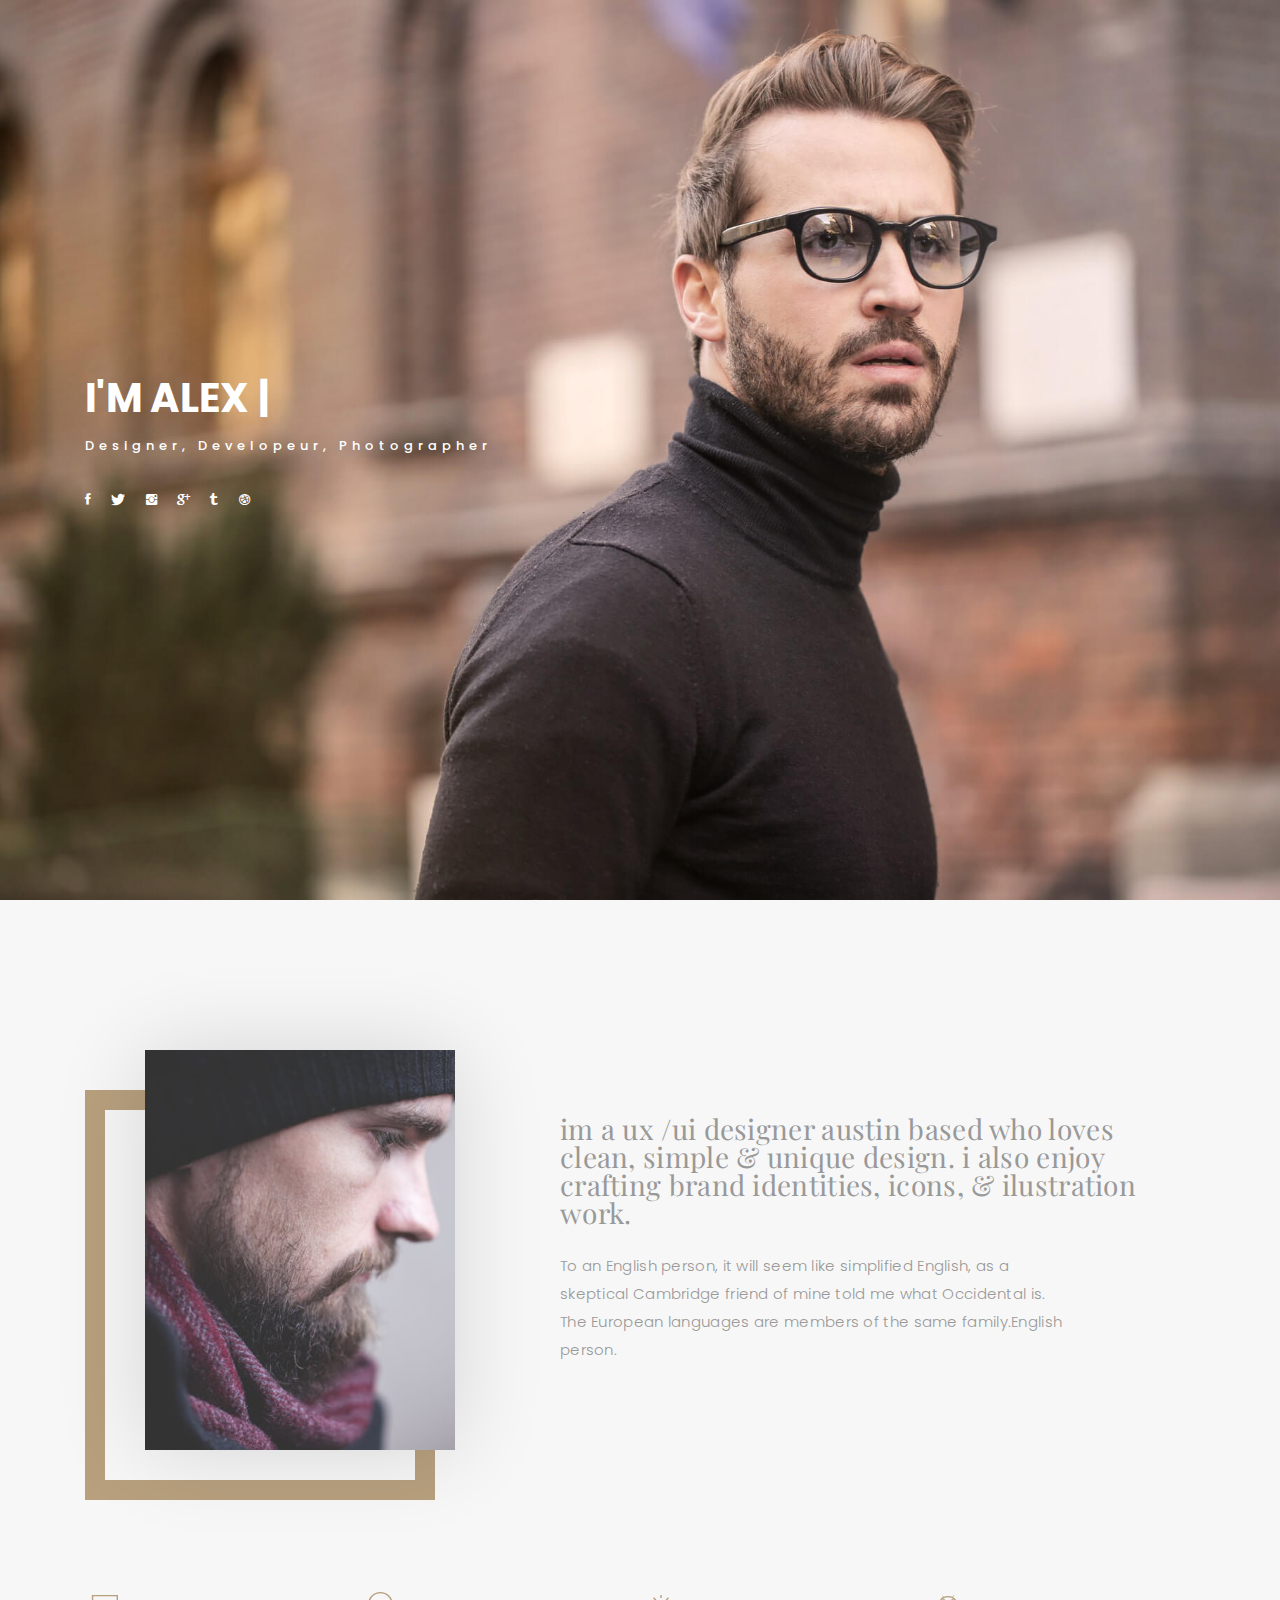
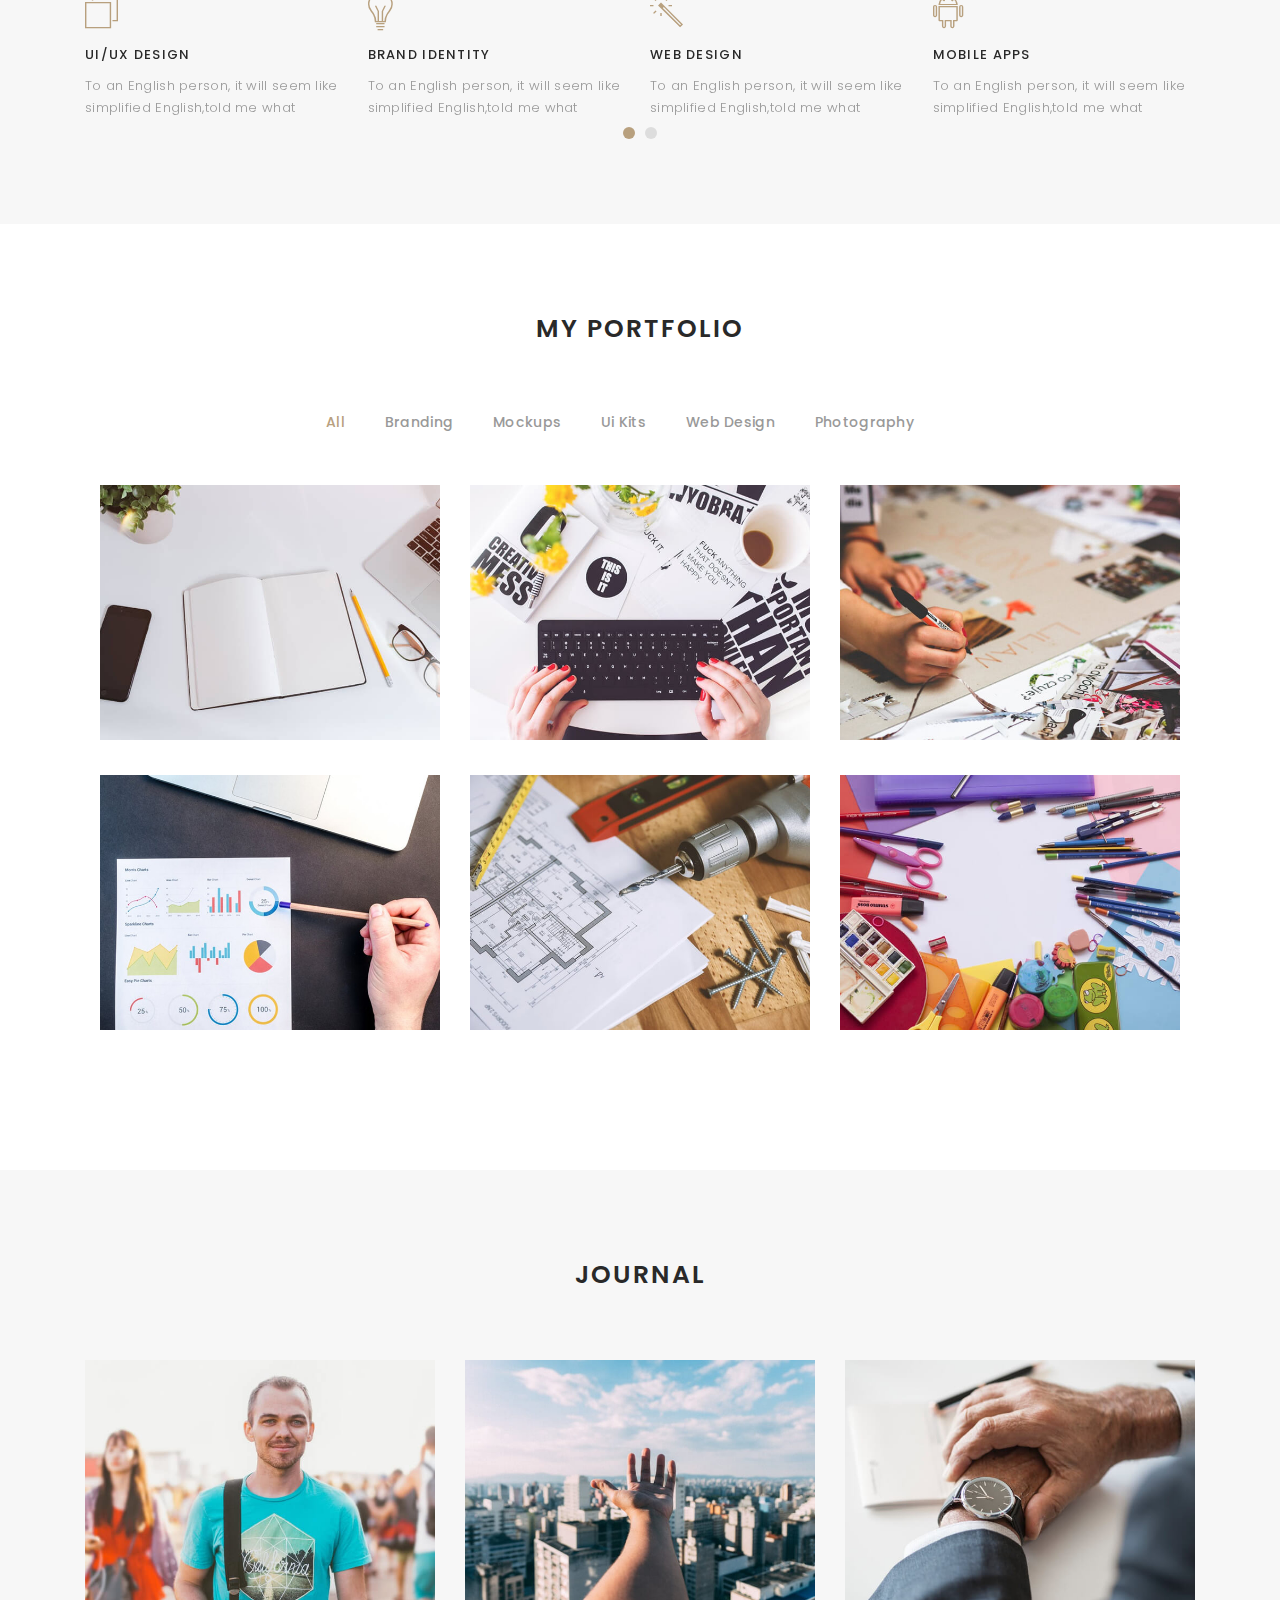
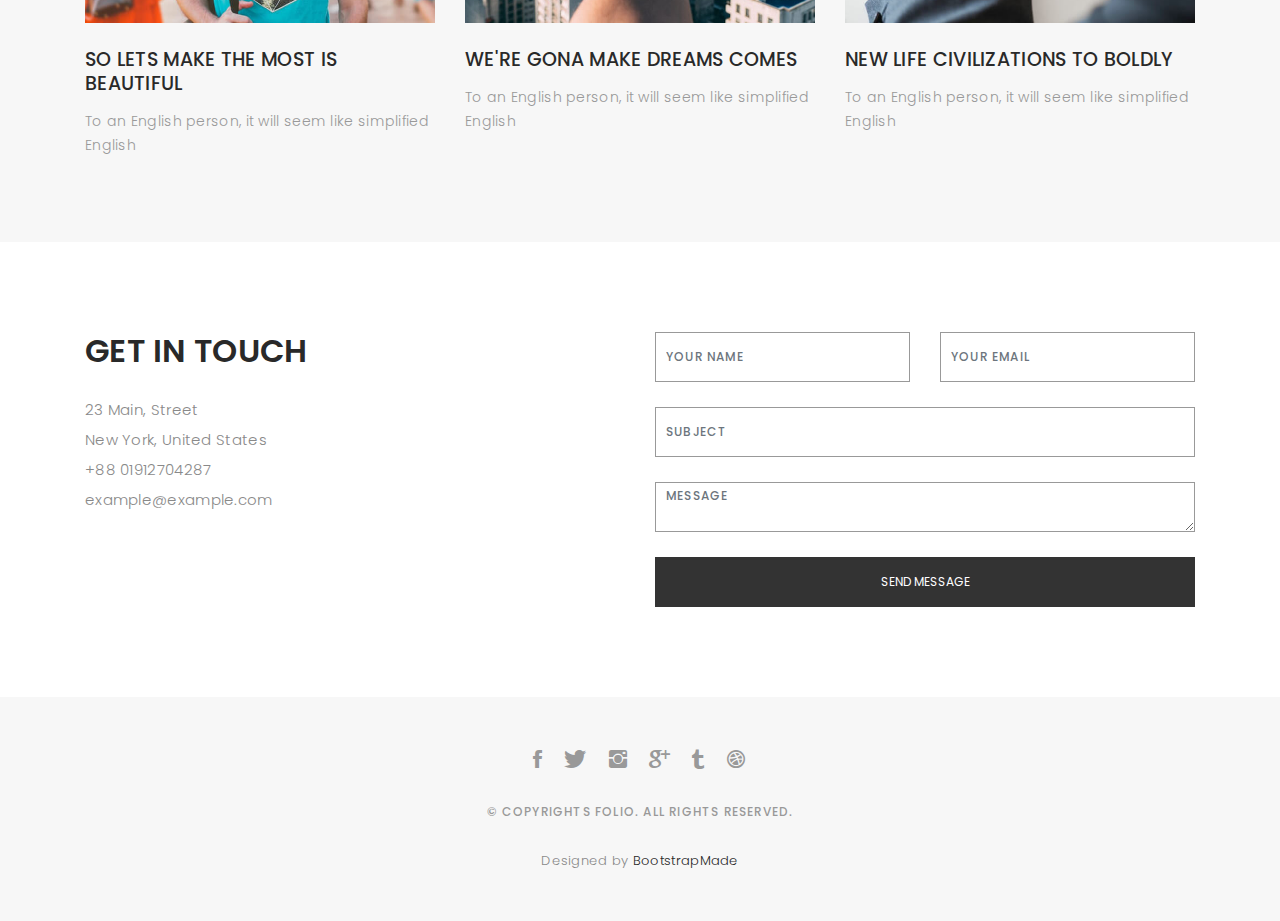
<file: index.html>
<!DOCTYPE html>
<html lang="en">

<head>
  <!-- meta -->
  <meta charset="utf-8">
  <meta content="width=device-width, initial-scale=1.0" name="viewport">

  <title>Folio - Personal Portfolio Template</title>
  <meta content="" name="keywords">
  <meta content="" name="description">

  <!-- Google Fonts -->
  <link href="https://fonts.googleapis.com/css?family=Poppins:300,300i,400,400i,500,500i,600,600i,700,700i|Playfair+Display:400,400i,700,700i,900,900i" rel="stylesheet">

  <!-- Bootstrap CSS File -->
  <link href="lib/bootstrap/css/bootstrap.min.css" rel="stylesheet">

  <!-- Libraries CSS Files -->
  <link href="lib/ionicons/css/ionicons.min.css" rel="stylesheet">
  <link href="lib/owlcarousel/assets/owl.carousel.min.css" rel="stylesheet">
  <link href="lib/magnific-popup/magnific-popup.css" rel="stylesheet">
  <link href="lib/hover/hover.min.css" rel="stylesheet">

  <!-- Main Stylesheet File -->
  <link href="css/style.css" rel="stylesheet">

  <!-- Responsive css -->
  <link href="css/responsive.css" rel="stylesheet">

  <!-- Favicon -->
  <link rel="shortcut icon" href="images/favicon.png">

  <!-- =======================================================
    Theme Name: Folio
    Theme URL: https://bootstrapmade.com/folio-bootstrap-portfolio-template/
    Author: BootstrapMade.com
    Author URL: https://bootstrapmade.com
  ======================================================= -->
</head>

<body>

  <!-- start section navbar -->
  <nav id="main-nav">
    <div class="row">
      <div class="container">

        <div class="logo">
          <a href="index.html"><img src="images/logo.png" alt="logo"></a>
        </div>

        <div class="responsive"><i data-icon="m" class="ion-navicon-round"></i></div>

        <ul class="nav-menu list-unstyled">
          <li><a href="#header" class="smoothScroll">Home</a></li>
          <li><a href="#about" class="smoothScroll">About</a></li>
          <li><a href="#portfolio" class="smoothScroll">Portfolio</a></li>
          <li><a href="#journal" class="smoothScroll">Blog</a></li>
          <li><a href="#contact" class="smoothScroll">Contact</a></li>
        </ul>

      </div>
    </div>
  </nav>
  <!-- End section navbar -->


  <!-- start section header -->
  <div id="header" class="home">

    <div class="container">
      <div class="header-content">
        <h1>I'm <span class="typed"></span></h1>
        <p>designer, developeur, photographer</p>

        <ul class="list-unstyled list-social">
          <li><a href="#"><i class="ion-social-facebook"></i></a></li>
          <li><a href="#"><i class="ion-social-twitter"></i></a></li>
          <li><a href="#"><i class="ion-social-instagram"></i></a></li>
          <li><a href="#"><i class="ion-social-googleplus"></i></a></li>
          <li><a href="#"><i class="ion-social-tumblr"></i></a></li>
          <li><a href="#"><i class="ion-social-dribbble"></i></a></li>
        </ul>
      </div>
    </div>
  </div>
  <!-- End section header -->


  <!-- start section about us -->
  <div id="about" class="paddsection">
    <div class="container">
      <div class="row justify-content-between">

        <div class="col-lg-4 ">
          <div class="div-img-bg">
            <div class="about-img">
              <img src="images/me.jpg" class="img-responsive" alt="me">
            </div>
          </div>
        </div>

        <div class="col-lg-7">
          <div class="about-descr">

            <p class="p-heading">im a ux /ui designer austin based who loves clean, simple & unique design. i also enjoy crafting brand identities, icons, & ilustration work. </p>
            <p class="separator">To an English person, it will seem like simplified English, as a skeptical Cambridge friend of mine told me what Occidental is. The European languages are members of the same family.English person.</p>

          </div>

        </div>
      </div>
    </div>
  </div>
  <!-- end section about us -->


  <!-- start section services -->
  <div id="services">
    <div class="container">

        <div class="services-carousel owl-theme">

          <div class="services-block">

            <i class="ion-ios-browsers-outline"></i>
            <span>UI/UX DESIGN</span>
            <p class="separator">To an English person, it will seem like simplified English,told me what </p>

          </div>

          <div class="services-block">

            <i class="ion-ios-lightbulb-outline"></i>
            <span>BRAND IDENTITY</span>
            <p class="separator">To an English person, it will seem like simplified English,told me what </p>

          </div>

          <div class="services-block">

            <i class="ion-ios-color-wand-outline"></i>
            <span>WEB DESIGN</span>
            <p class="separator">To an English person, it will seem like simplified English,told me what </p>

          </div>

          <div class="services-block">

            <i class="ion-social-android-outline"></i>
            <span>MOBILE APPS</span>
            <p class="separator">To an English person, it will seem like simplified English,told me what </p>

          </div>

          <div class="services-block">

            <i class="ion-ios-analytics-outline"></i>
            <span>Analytics</span>
            <p class="separator">To an English person, it will seem like simplified English,told me what </p>

          </div>

          <div class="services-block">

            <i class="ion-ios-camera-outline"></i>
            <span>PHOTOGRAPHY</span>
            <p class="separator">To an English person, it will seem like simplified English,told me what </p>

          </div>

        </div>

    </div>

  </div>
  <!-- end section services -->


  <!-- start section portfolio -->
  <div id="portfolio" class="text-center paddsection">

    <div class="container">
      <div class="section-title text-center">
        <h2>My Portfolio</h2>
      </div>
    </div>

    <div class="container">
      <div class="row">
        <div class="col-md-12">

          <div class="portfolio-list">

            <ul class="nav list-unstyled" id="portfolio-flters">
              <li class="filter filter-active" data-filter=".all">all</li>
              <li class="filter" data-filter=".branding">branding</li>
              <li class="filter" data-filter=".mockups">mockups</li>
              <li class="filter" data-filter=".uikits">ui kits</li>
              <li class="filter" data-filter=".webdesign">web design</li>
              <li class="filter" data-filter=".photography">photography</li>
            </ul>

          </div>

          <div class="portfolio-container">

            <div class="col-lg-4 col-md-6 portfolio-thumbnail all branding uikits webdesign">
              <a class="popup-img" href="images/portfolio/1.jpg">
                <img src="images/portfolio/1.jpg" alt="img">
              </a>
            </div>

            <div class="col-lg-4 col-md-6 portfolio-thumbnail all mockups uikits photography">
              <a class="popup-img" href="images/portfolio/2.jpg">
                <img src="images/portfolio/2.jpg"  alt="img">
              </a>
            </div>

            <div class="col-lg-4 col-md-6 portfolio-thumbnail all branding webdesig photographyn">
              <a class="popup-img" href="images/portfolio/3.jpg">
                <img src="images/portfolio/3.jpg" alt="img">
              </a>
            </div>

            <div class="col-lg-4 col-md-6 portfolio-thumbnail all mockups webdesign photography">
              <a class="popup-img" href="images/portfolio/4.jpg">
                <img src="images/portfolio/4.jpg" alt="img">
              </a>
            </div>

            <div class="col-lg-4 col-md-6 portfolio-thumbnail all branding uikits photography">
              <a class="popup-img" href="images/portfolio/5.jpg">
                <img src="images/portfolio/5.jpg" alt="img">
              </a>
            </div>

            <div class="col-lg-4 col-md-6 portfolio-thumbnail all mockups uikits webdesign">
              <a class="popup-img" href="images/portfolio/6.jpg">
                <img src="images/portfolio/6.jpg" alt="img">
              </a>
            </div>

          </div>
        </div>
      </div>
    </div>

  </div>
  <!-- End section portfolio -->


  <!-- start section journal -->
  <div id="journal" class="text-left paddsection">

    <div class="container">
      <div class="section-title text-center">
        <h2>journal</h2>
      </div>
    </div>

    <div class="container">
      <div class="journal-block">
        <div class="row">

          <div class="col-lg-4 col-md-6">
            <div class="journal-info">

              <a href="blog-single.html"><img src="images/blog-post-1.jpg" class="img-responsive" alt="img"></a>

              <div class="journal-txt">

                <h4><a href="blog-single.html">SO LETS MAKE THE MOST IS BEAUTIFUL</a></h4>
                <p class="separator">To an English person, it will seem like simplified English
                </p>

              </div>

            </div>
          </div>

          <div class="col-lg-4 col-md-6">
            <div class="journal-info">

              <a href="blog-single.html"><img src="images/blog-post-2.jpg" class="img-responsive" alt="img"></a>

              <div class="journal-txt">

                <h4><a href="#blog-single.html">WE'RE GONA MAKE DREAMS COMES</a></h4>
                <p class="separator">To an English person, it will seem like simplified English
                </p>

              </div>

            </div>
          </div>

          <div class="col-lg-4 col-md-6">
            <div class="journal-info">

              <a href="blog-single.html"><img src="images/blog-post-3.jpg" class="img-responsive" alt="img"></a>

              <div class="journal-txt">

                <h4><a href="blog-single.html">NEW LIFE CIVILIZATIONS TO BOLDLY</a></h4>
                <p class="separator">To an English person, it will seem like simplified English
                </p>

              </div>

            </div>
          </div>

        </div>
      </div>
    </div>

  </div>
  <!-- End section journal -->


  <!-- start sectoion contact -->
  <div id="contact" class="paddsection">
    <div class="container">
      <div class="contact-block1">
        <div class="row">

          <div class="col-lg-6">
            <div class="contact-contact">

              <h2 class="mb-30">GET IN TOUCH</h2>

              <ul class="contact-details">
                <li><span>23 Main, Street</span></li>
                <li><span>New York, United States</span></li>
                <li><span>+88 01912704287</span></li>
                <li><span>example@example.com</span></li>
              </ul>

            </div>
          </div>

          <div class="col-lg-6">
            <form action="" method="post" role="form" class="contactForm">
              <div class="row">

                <div id="sendmessage">Your message has been sent. Thank you!</div>
                <div id="errormessage"></div>

                <div class="col-lg-6">
                  <div class="form-group contact-block1">
                    <input type="text" name="name" class="form-control" id="name" placeholder="Your Name" data-rule="minlen:4" data-msg="Please enter at least 4 chars" />
                    <div class="validation"></div>
                  </div>
                </div>

                <div class="col-lg-6">
                  <div class="form-group">
                    <input type="email" class="form-control" name="email" id="email" placeholder="Your Email" data-rule="email" data-msg="Please enter a valid email" />
                    <div class="validation"></div>
                  </div>
                </div>

                <div class="col-lg-12">
                  <div class="form-group">
                    <input type="text" class="form-control" name="subject" id="subject" placeholder="Subject" data-rule="minlen:4" data-msg="Please enter at least 8 chars of subject" />
                    <div class="validation"></div>
                  </div>
                </div>

                <div class="col-lg-12">
                  <div class="form-group">
                    <textarea class="form-control" name="message" rows="12" data-rule="required" data-msg="Please write something for us" placeholder="Message"></textarea>
                    <div class="validation"></div>
                  </div>
                </div>

                <div class="col-lg-12">
                  <input type="submit" class="btn btn-defeault btn-send" value="Send message">
                </div>

              </div>
            </form>
          </div>
        </div>
      </div>
    </div>
  </div>
  <!-- start sectoion contact -->


  <!-- start section footer -->
  <div id="footer" class="text-center">
    <div class="container">
      <div class="socials-media text-center">

        <ul class="list-unstyled">
          <li><a href="#"><i class="ion-social-facebook"></i></a></li>
          <li><a href="#"><i class="ion-social-twitter"></i></a></li>
          <li><a href="#"><i class="ion-social-instagram"></i></a></li>
          <li><a href="#"><i class="ion-social-googleplus"></i></a></li>
          <li><a href="#"><i class="ion-social-tumblr"></i></a></li>
          <li><a href="#"><i class="ion-social-dribbble"></i></a></li>
        </ul>

      </div>

      <p>&copy; Copyrights Folio. All rights reserved.</p>

      <div class="credits">
        <!--
          All the links in the footer should remain intact.
          You can delete the links only if you purchased the pro version.
          Licensing information: https://bootstrapmade.com/license/
          Purchase the pro version with working PHP/AJAX contact form: https://bootstrapmade.com/buy/?theme=Folio
        -->
        Designed by <a href="https://bootstrapmade.com/">BootstrapMade</a>
      </div>

    </div>
  </div>
  <!-- End section footer -->

  <!-- JavaScript Libraries -->
  <script src="lib/jquery/jquery.min.js"></script>
  <script src="lib/jquery/jquery-migrate.min.js"></script>
  <script src="lib/bootstrap/js/bootstrap.bundle.min.js"></script>
  <script src="lib/typed/typed.js"></script>
  <script src="lib/owlcarousel/owl.carousel.min.js"></script>
  <script src="lib/magnific-popup/magnific-popup.min.js"></script>
  <script src="lib/isotope/isotope.pkgd.min.js"></script>

  <!-- Contact Form JavaScript File -->
  <script src="contactform/contactform.js"></script>

  <!-- Template Main Javascript File -->
  <script src="js/main.js"></script>

</body>

</html>
</file>
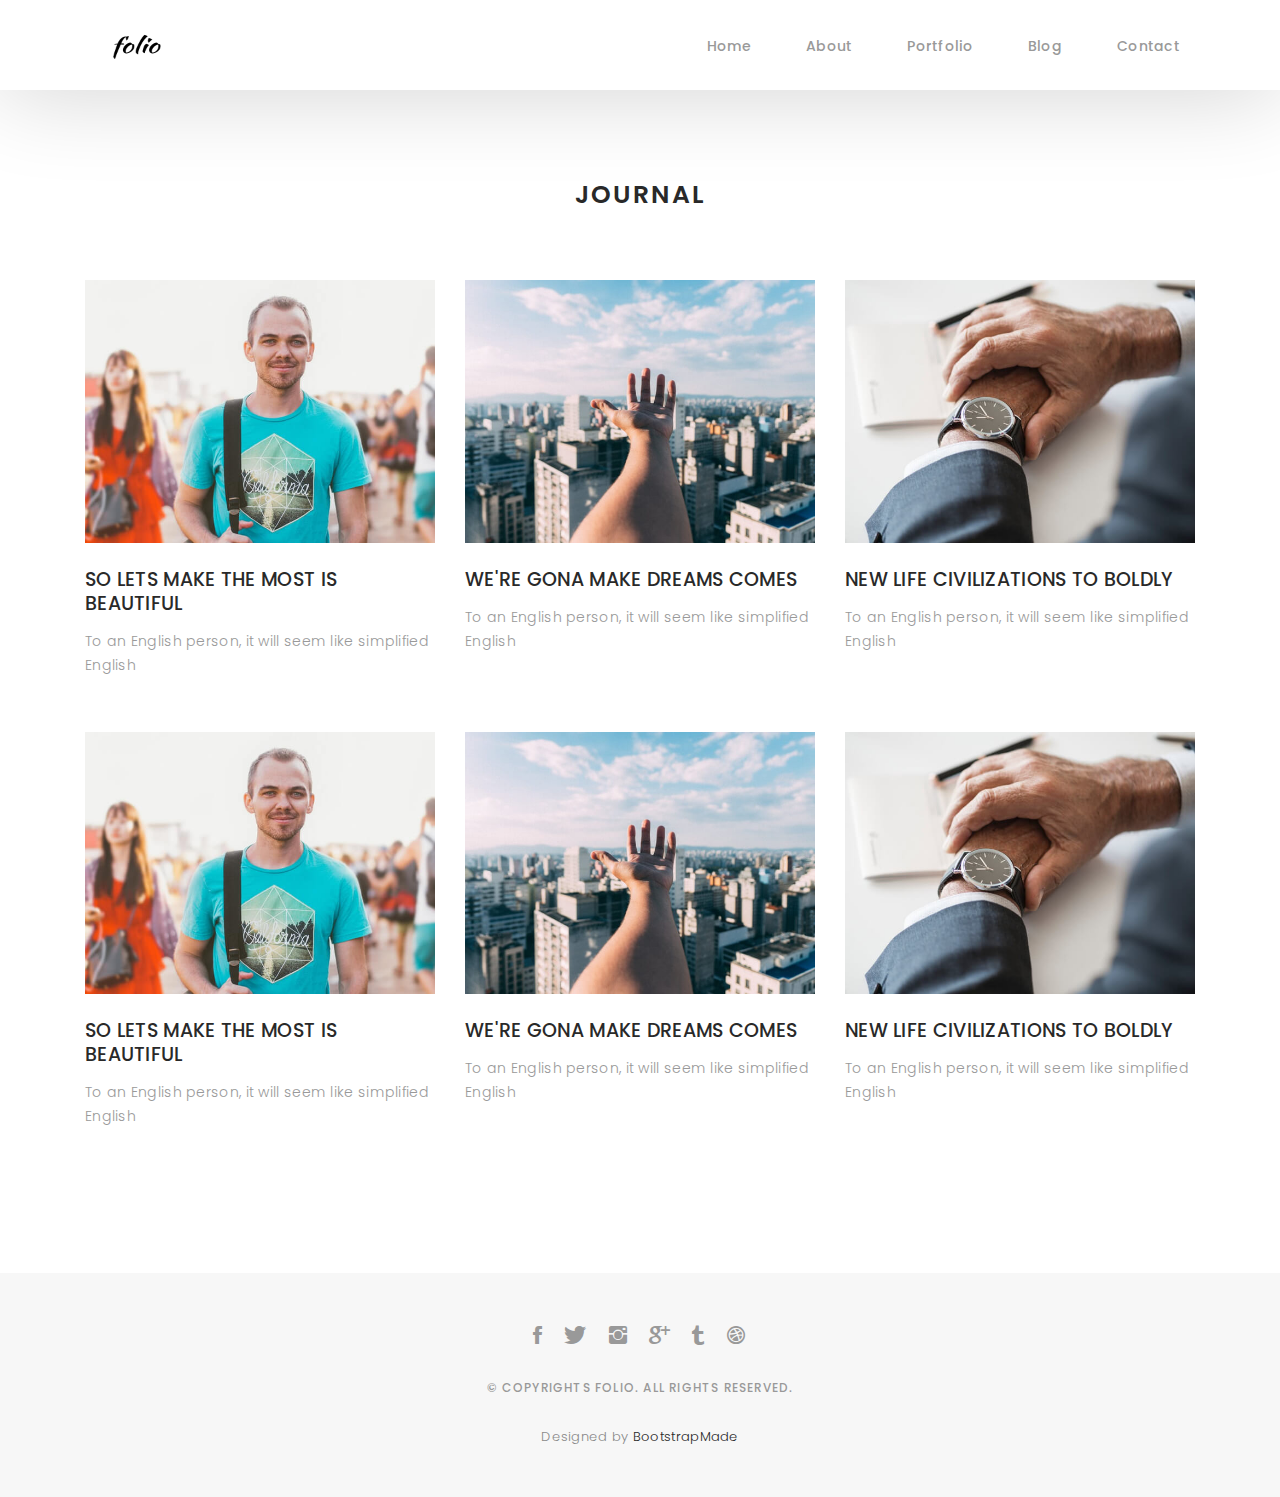
<file: blog-grid.html>
<!DOCTYPE html>
<html lang="en">

<head>
  <!-- meta -->
  <meta charset="utf-8">
  <meta content="width=device-width, initial-scale=1.0" name="viewport">

  <title>Folio - Blog Grid</title>
  <meta content="" name="keywords">
  <meta content="" name="description">

  <!-- Google Fonts -->
  <link href="https://fonts.googleapis.com/css?family=Poppins:300,300i,400,400i,500,500i,600,600i,700,700i|Playfair+Display:400,400i,700,700i,900,900i" rel="stylesheet">

  <!-- Bootstrap CSS File -->
  <link href="lib/bootstrap/css/bootstrap.min.css" rel="stylesheet">

  <!-- Libraries CSS Files -->
  <link href="lib/ionicons/css/ionicons.min.css" rel="stylesheet">
  <link href="lib/owlcarousel/assets/owl.carousel.min.css" rel="stylesheet">
  <link href="lib/magnific-popup/magnific-popup.css" rel="stylesheet">
  <link href="lib/hover/hover.min.css" rel="stylesheet">

  <!-- Blog Stylesheet File -->
  <link href="css/blog.css" rel="stylesheet">

  <!-- Main Stylesheet File -->
  <link href="css/style.css" rel="stylesheet">

  <!-- Responsive css -->
  <link href="css/responsive.css" rel="stylesheet">

  <!-- Favicon -->
  <link rel="shortcut icon" href="images/favicon.png">

  <!-- =======================================================
    Theme Name: Folio
    Theme URL: https://bootstrapmade.com/folio-bootstrap-portfolio-template/
    Author: BootstrapMade.com
    Author URL: https://bootstrapmade.com
  ======================================================= -->
</head>

<body>

  <!-- start section navbar -->
  <nav id="main-nav-subpage" class="subpage-nav">
    <div class="row">
      <div class="container">

        <div class="logo">
          <a href="index.html"><img src="images/logo.png" alt="logo"></a>
        </div>

        <div class="responsive"><i data-icon="m" class="ion-navicon-round"></i></div>

        <ul class="nav-menu list-unstyled">
          <li><a href="#homee" class="smoothScroll">Home</a></li>
          <li><a href="#about" class="smoothScroll">About</a></li>
          <li><a href="#portfolio" class="smoothScroll">Portfolio</a></li>
          <li><a href="#blog" class="smoothScroll">Blog</a></li>
          <li><a href="#contact" class="smoothScroll">Contact</a></li>
        </ul>

      </div>
    </div>
  </nav>
  <!-- End section navbar -->

  <!-- start section journal -->
  <div id="journal-blog" class="text-left  paddsections">

    <div class="container">
      <div class="section-title text-center">
        <h2>journal</h2>
      </div>
    </div>

    <div class="container">
      <div class="journal-block">
        <div class="row">

          <div class="col-lg-4 col-md-6">
            <div class="journal-info mb-30">

              <a href="blog-single.html"><img src="images/blog-post-1.jpg" class="img-responsive" alt="img"></a>

              <div class="journal-txt">

                <h4><a href="blog-single.html">SO LETS MAKE THE MOST IS BEAUTIFUL</a></h4>
                <p class="separator">To an English person, it will seem like simplified English
                </p>

              </div>

            </div>
          </div>

          <div class="col-lg-4 col-md-6">
            <div class="journal-info mb-30">

              <a href="blog-single.html"><img src="images/blog-post-2.jpg" class="img-responsive" alt="img"></a>

              <div class="journal-txt">

                <h4><a href="blog-single.html">WE'RE GONA MAKE DREAMS COMES</a></h4>
                <p class="separator">To an English person, it will seem like simplified English
                </p>

              </div>

            </div>
          </div>

          <div class="col-lg-4 col-md-6">
            <div class="journal-info mb-30">

              <a href="blog-single.html"><img src="images/blog-post-3.jpg" class="img-responsive" alt="img"></a>

              <div class="journal-txt">

                <h4><a href="blog-single.html">NEW LIFE CIVILIZATIONS TO BOLDLY</a></h4>
                <p class="separator">To an English person, it will seem like simplified English
                </p>

              </div>

            </div>
          </div>

          <div class="col-lg-4 col-md-6">
            <div class="journal-info mb-30">

              <a href="blog-single.html"><img src="images/blog-post-1.jpg" class="img-responsive" alt="img"></a>

              <div class="journal-txt">

                <h4><a href="blog-single.html">SO LETS MAKE THE MOST IS BEAUTIFUL</a></h4>
                <p class="separator">To an English person, it will seem like simplified English
                </p>

              </div>

            </div>
          </div>

          <div class="col-lg-4 col-md-6">
            <div class="journal-info mb-30">

              <a href="blog-single.html"><img src="images/blog-post-2.jpg" class="img-responsive" alt="img"></a>

              <div class="journal-txt">

                <h4><a href="blog-single.html">WE'RE GONA MAKE DREAMS COMES</a></h4>
                <p class="separator">To an English person, it will seem like simplified English
                </p>

              </div>

            </div>
          </div>

          <div class="col-lg-4 col-md-6">
            <div class="journal-info mb-30">

              <a href="blog-single.html"><img src="images/blog-post-3.jpg" class="img-responsive" alt="img"></a>

              <div class="journal-txt">

                <h4><a href="blog-single.html">NEW LIFE CIVILIZATIONS TO BOLDLY</a></h4>
                <p class="separator">To an English person, it will seem like simplified English
                </p>

              </div>

            </div>
          </div>

        </div>
      </div>
    </div>
  </div>
  <!-- End section journal -->


  <!-- start section footer -->
  <div id="footer" class="text-center">
    <div class="container">
      <div class="socials-media text-center">

        <ul class="list-unstyled">
          <li><a href="#"><i class="ion-social-facebook"></i></a></li>
          <li><a href="#"><i class="ion-social-twitter"></i></a></li>
          <li><a href="#"><i class="ion-social-instagram"></i></a></li>
          <li><a href="#"><i class="ion-social-googleplus"></i></a></li>
          <li><a href="#"><i class="ion-social-tumblr"></i></a></li>
          <li><a href="#"><i class="ion-social-dribbble"></i></a></li>
        </ul>

      </div>

      <p>&copy; Copyrights Folio. All rights reserved.</p>

      <div class="credits">
        <!--
          All the links in the footer should remain intact.
          You can delete the links only if you purchased the pro version.
          Licensing information: https://bootstrapmade.com/license/
          Purchase the pro version with working PHP/AJAX contact form: https://bootstrapmade.com/buy/?theme=Folio
        -->
        Designed by <a href="https://bootstrapmade.com/">BootstrapMade</a>
      </div>

    </div>
  </div>
  <!-- End section footer -->

  <!-- JavaScript Libraries -->
  <script src="lib/jquery/jquery.min.js"></script>
  <script src="lib/jquery/jquery-migrate.min.js"></script>
  <script src="lib/bootstrap/js/bootstrap.bundle.min.js"></script>
  <script src="lib/typed/typed.js"></script>
  <script src="lib/owlcarousel/owl.carousel.min.js"></script>
  <script src="lib/magnific-popup/magnific-popup.min.js"></script>
  <script src="lib/isotope/isotope.pkgd.min.js"></script>

  <!-- Contact Form JavaScript File -->
  <script src="contactform/contactform.js"></script>

  <!-- Template Main Javascript File -->
  <script src="js/main.js"></script>

</body>

</html>
</file>
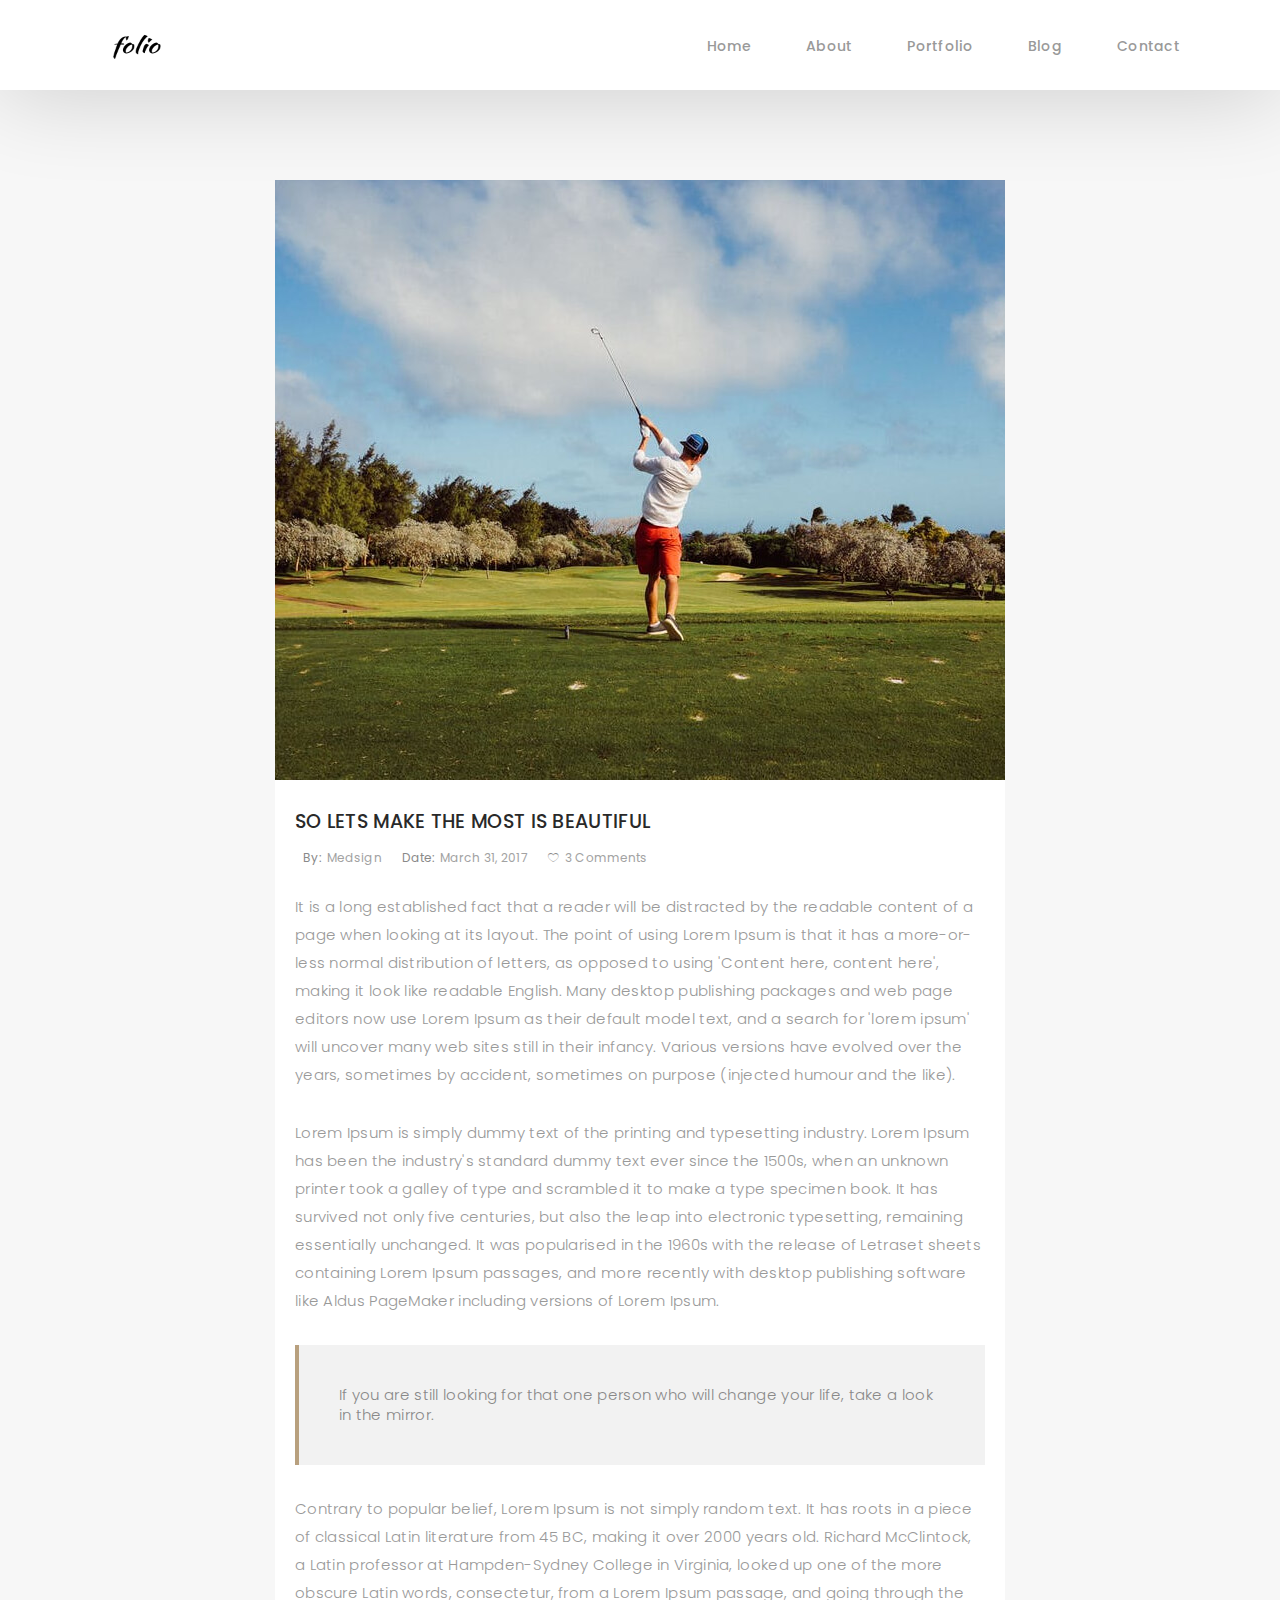
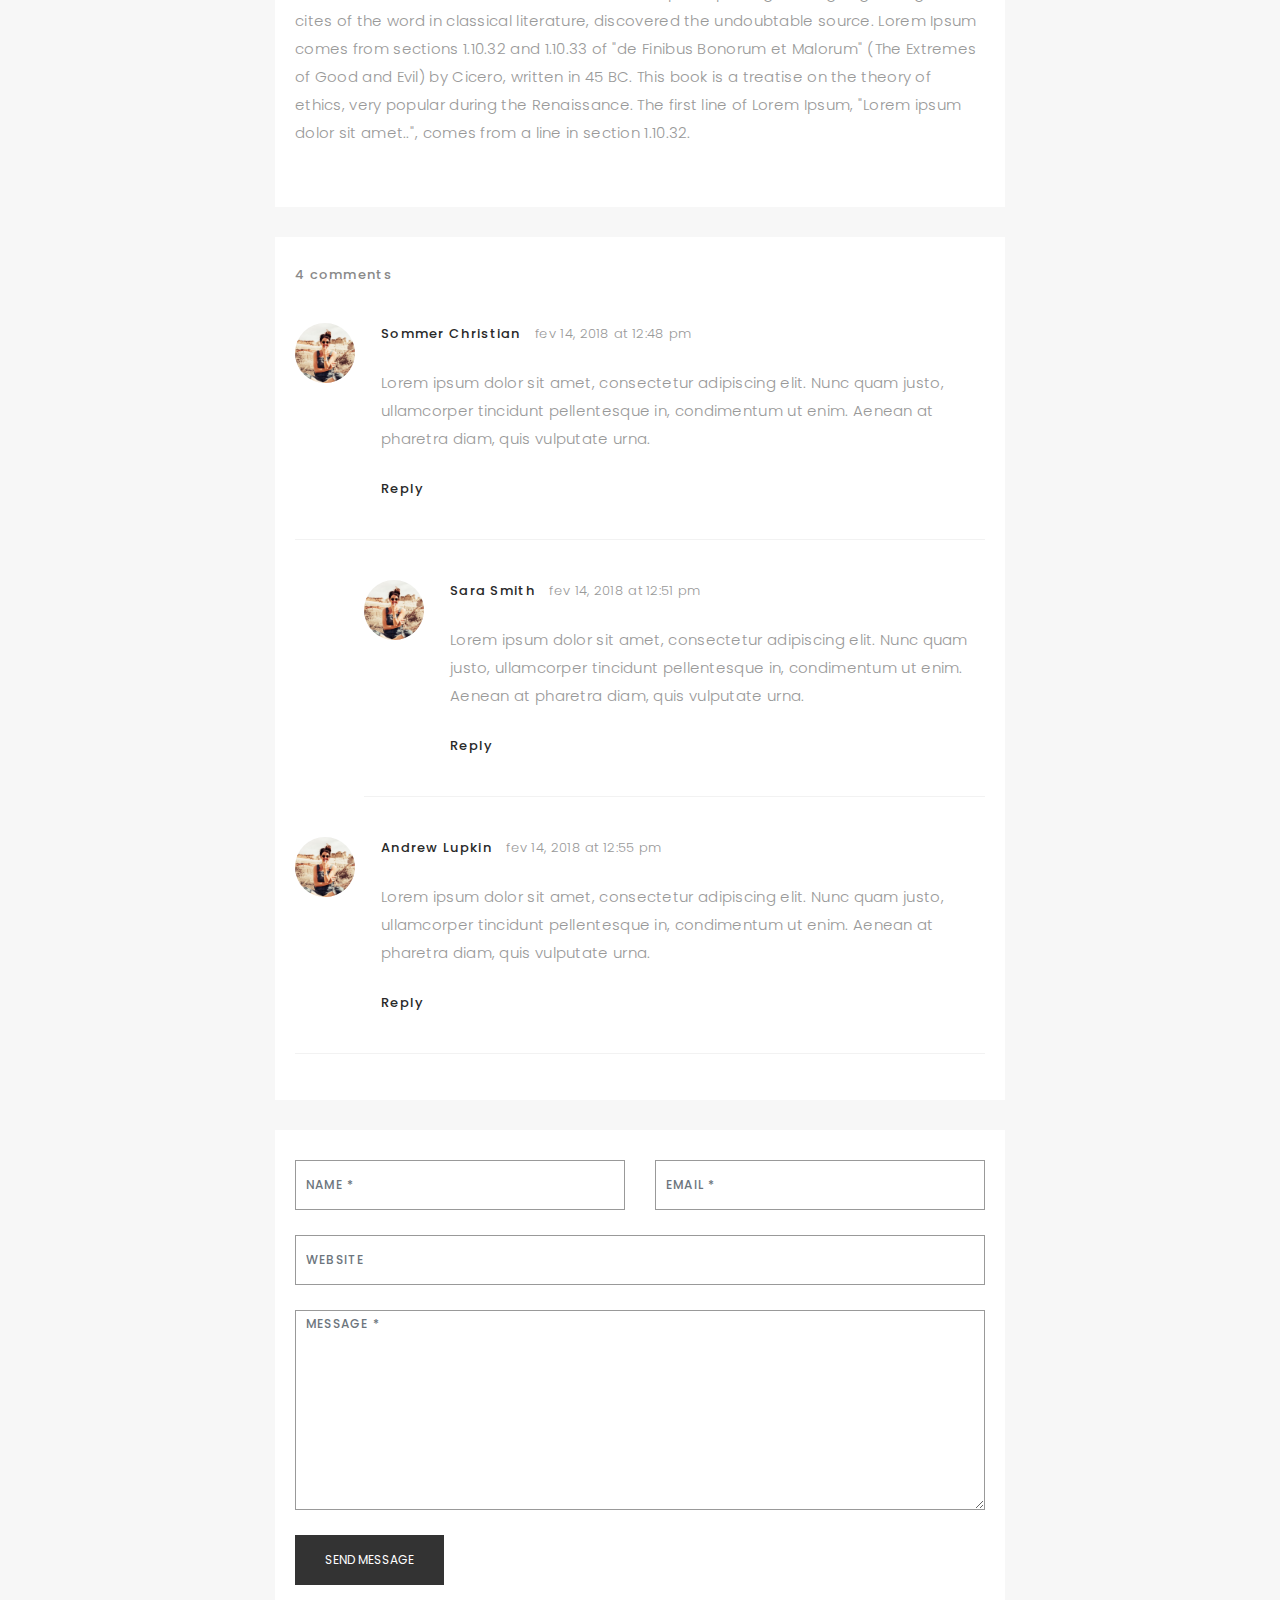
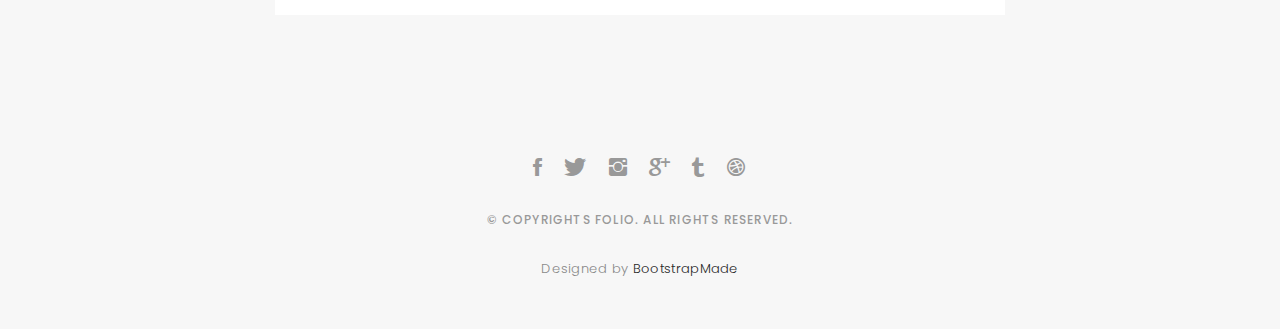
<file: blog-single.html>
<!DOCTYPE html>
<html lang="en">

<head>
  <!-- meta -->
  <meta charset="utf-8">
  <meta content="width=device-width, initial-scale=1.0" name="viewport">

  <title>Folio - Blog Singlee</title>
  <meta content="" name="keywords">
  <meta content="" name="description">

  <!-- Google Fonts -->
  <link href="https://fonts.googleapis.com/css?family=Poppins:300,300i,400,400i,500,500i,600,600i,700,700i|Playfair+Display:400,400i,700,700i,900,900i" rel="stylesheet">

  <!-- Bootstrap CSS File -->
  <link href="lib/bootstrap/css/bootstrap.min.css" rel="stylesheet">

  <!-- Libraries CSS Files -->
  <link href="lib/ionicons/css/ionicons.min.css" rel="stylesheet">
  <link href="lib/owlcarousel/assets/owl.carousel.min.css" rel="stylesheet">
  <link href="lib/magnific-popup/magnific-popup.css" rel="stylesheet">
  <link href="lib/hover/hover.min.css" rel="stylesheet">

  <!-- Blog Stylesheet File -->
  <link href="css/blog.css" rel="stylesheet">

  <!-- Main Stylesheet File -->
  <link href="css/style.css" rel="stylesheet">

  <!-- Responsive css -->
  <link href="css/responsive.css" rel="stylesheet">

  <!-- Favicon -->
  <link rel="shortcut icon" href="images/favicon.png">

  <!-- =======================================================
    Theme Name: Folio
    Theme URL: https://bootstrapmade.com/folio-bootstrap-portfolio-template/
    Author: BootstrapMade.com
    Author URL: https://bootstrapmade.com
  ======================================================= -->
</head>

<body>

  <!-- start section navbar -->
  <nav id="main-nav-subpage" class="subpage-nav">
    <div class="row">
      <div class="container">

        <div class="logo">
          <a href="index.html"><img src="images/logo.png" alt="logo"></a>
        </div>

        <div class="responsive"><i data-icon="m" class="ion-navicon-round"></i></div>

        <ul class="nav-menu list-unstyled">
          <li><a href="#homee" class="smoothScroll">Home</a></li>
          <li><a href="#about" class="smoothScroll">About</a></li>
          <li><a href="#portfolio" class="smoothScroll">Portfolio</a></li>
          <li><a href="#blog" class="smoothScroll">Blog</a></li>
          <li><a href="#contact" class="smoothScroll">Contact</a></li>
        </ul>
      </div>
    </div>
  </nav>
  <!-- End section navbar -->
  <!-- start section main content -->
  <div class="main-content paddsection">
    <div class="container">
      <div class="row justify-content-center">
        <div class="col-md-8 col-md-offset-2">
          <div class="row">
            <div class="container-main single-main">
              <div class="col-md-12">
                <div class="block-main mb-30">
                  <img src="images/blog-post-big.jpg" class="img-responsive" alt="reviews2">
                  <div class="content-main single-post padDiv">
                    <div class="journal-txt">
                      <h4><a href="#">SO LETS MAKE THE MOST IS BEAUTIFUL</a></h4>
                    </div>
                    <div class="post-meta">
                      <ul class="list-unstyled mb-0">
                        <li class="author">by:<a href="#">medsign</a></li>
                        <li class="date">date:<a href="#">March 31, 2017</a></li>
                        <li class="commont"><i class="ion-ios-heart-outline"></i><a href="#">3 Comments</a></li>
                      </ul>
                    </div>
                    <p class="mb-30">It is a long established fact that a reader will be distracted by the readable content of a page when looking at its layout. The point of using Lorem Ipsum is that it has a more-or-less normal distribution of letters, as opposed to
                      using 'Content here, content here', making it look like readable English. Many desktop publishing packages and web page editors now use Lorem Ipsum as their default model text, and a search for 'lorem ipsum' will uncover many web
                      sites still in their infancy. Various versions have evolved over the years, sometimes by accident, sometimes on purpose (injected humour and the like).</p>
                    <p class="mb-30">Lorem Ipsum is simply dummy text of the printing and typesetting industry. Lorem Ipsum has been the industry's standard dummy text ever since the 1500s, when an unknown printer took a galley of type and scrambled it to make a type
                      specimen book. It has survived not only five centuries, but also the leap into electronic typesetting, remaining essentially unchanged. It was popularised in the 1960s with the release of Letraset sheets containing Lorem Ipsum passages,
                      and more recently with desktop publishing software like Aldus PageMaker including versions of Lorem Ipsum.</p>
                    <blockquote>If you are still looking for that one person who will change your life, take a look in the mirror.</blockquote>
                    <p class="mb-30">Contrary to popular belief, Lorem Ipsum is not simply random text. It has roots in a piece of classical Latin literature from 45 BC, making it over 2000 years old. Richard McClintock, a Latin professor at Hampden-Sydney College in
                      Virginia, looked up one of the more obscure Latin words, consectetur, from a Lorem Ipsum passage, and going through the cites of the word in classical literature, discovered the undoubtable source. Lorem Ipsum comes from sections
                      1.10.32 and 1.10.33 of "de Finibus Bonorum et Malorum" (The Extremes of Good and Evil) by Cicero, written in 45 BC. This book is a treatise on the theory of ethics, very popular during the Renaissance. The first line of Lorem Ipsum,
                      "Lorem ipsum dolor sit amet..", comes from a line in section 1.10.32.</p>
                  </div>
                </div>
              </div>
              <div class="col-md-12">
                <div class="comments text-left padDiv mb-30">
                  <div class="entry-comments">
                    <h6 class="mb-30">4 comments</h6>
                    <ul class="entry-comments-list list-unstyled">
                      <li>
                        <div class="entry-comments-item">
                          <img src="images/avatar.jpg" class="entry-comments-avatar" alt="">
                          <div class="entry-comments-body">
                            <span class="entry-comments-author">Sommer Christian</span>
                            <span><a href="#">fev 14, 2018 at 12:48 pm</a></span>
                            <p class="mb-10">Lorem ipsum dolor sit amet, consectetur adipiscing elit. Nunc quam justo, ullamcorper tincidunt pellentesque in, condimentum ut enim. Aenean at pharetra diam, quis vulputate urna. </p>
                            <a class="rep" href="#">Reply</a>
                          </div>
                        </div>
                        <ul class="entry-comments-reply list-unstyled">
                          <li>
                            <div class="entry-comments-item">
                              <img src="images/avatar.jpg" class="entry-comments-avatar" alt="">
                              <div class="entry-comments-body">
                                <span class="entry-comments-author">Sara Smith</span>
                                <span><a href="#">fev 14, 2018 at 12:51 pm</a></span>
                                <p class="mb-10">Lorem ipsum dolor sit amet, consectetur adipiscing elit. Nunc quam justo, ullamcorper tincidunt pellentesque in, condimentum ut enim. Aenean at pharetra diam, quis vulputate urna.</p>
                                <a class="rep" href="#">Reply</a>
                              </div>
                            </div>
                          </li>
                        </ul>
                      </li>
                      <li>
                        <div class="entry-comments-item">
                          <img src="images/avatar.jpg" class="entry-comments-avatar" alt="">
                          <div class="entry-comments-body">
                            <span class="entry-comments-author">Andrew Lupkin</span>
                            <span><a href="#">fev 14, 2018 at 12:55 pm</a></span>
                            <p class="mb-10">Lorem ipsum dolor sit amet, consectetur adipiscing elit. Nunc quam justo, ullamcorper tincidunt pellentesque in, condimentum ut enim. Aenean at pharetra diam, quis vulputate urna. </p>
                            <a class="rep" href="#">Reply</a>
                          </div>
                        </div>
                      </li>
                    </ul>
                  </div>
                </div>
              </div>
              <div class="col-lg-12">
                <div class="cmt padDiv">
                  <form id="comment-form" method="post" action="" role="form">
                    <div class="row">
                        <div class="col-lg-6">
                          <div class="form-group">
                            <input id="form_name" type="text" name="name" class="form-control" placeholder="Name *" required="required">
                          </div>
                        </div>
                        <div class="col-lg-6">
                          <div class="form-group">
                            <input id="form_email" type="email" name="email" class="form-control" placeholder="email *" required="required">
                          </div>
                        </div>
                        <div class="col-md-12">
                          <div class="form-group">
                            <input id="form_name" type="text" name="website" class="form-control" placeholder="Website">
                          </div>
                        </div>
                        <div class="col-lg-12">
                          <div class="form-group">
                            <textarea id="form_message" name="message" class="form-control" placeholder="Message *" style="height: 200px;" required="required"></textarea>
                          </div>
                        </div>
                        <div class="col-lg-12">
                          <input type="submit" class="btn btn-defeault btn-send" value="Send message">
                        </div>
                    </div>
                  </form>
                </div>
              </div>
            </div>
          </div>
        </div>
      </div>
    </div>
  </div>
  <!--  </div> -->
  <!-- start section main content -->

  <!-- start section footer -->
  <div id="footer" class="text-center">
    <div class="container">
      <div class="socials-media text-center">

        <ul class="list-unstyled">
          <li><a href="#"><i class="ion-social-facebook"></i></a></li>
          <li><a href="#"><i class="ion-social-twitter"></i></a></li>
          <li><a href="#"><i class="ion-social-instagram"></i></a></li>
          <li><a href="#"><i class="ion-social-googleplus"></i></a></li>
          <li><a href="#"><i class="ion-social-tumblr"></i></a></li>
          <li><a href="#"><i class="ion-social-dribbble"></i></a></li>
        </ul>

      </div>

      <p>&copy; Copyrights Folio. All rights reserved.</p>

      <div class="credits">
        <!--
          All the links in the footer should remain intact.
          You can delete the links only if you purchased the pro version.
          Licensing information: https://bootstrapmade.com/license/
          Purchase the pro version with working PHP/AJAX contact form: https://bootstrapmade.com/buy/?theme=Folio
        -->
        Designed by <a href="https://bootstrapmade.com/">BootstrapMade</a>
      </div>

    </div>
  </div>
  <!-- End section footer -->

  <!-- JavaScript Libraries -->
  <script src="lib/jquery/jquery.min.js"></script>
  <script src="lib/jquery/jquery-migrate.min.js"></script>
  <script src="lib/bootstrap/js/bootstrap.bundle.min.js"></script>
  <script src="lib/typed/typed.js"></script>
  <script src="lib/owlcarousel/owl.carousel.min.js"></script>
  <script src="lib/magnific-popup/magnific-popup.min.js"></script>
  <script src="lib/isotope/isotope.pkgd.min.js"></script>

  <!-- Contact Form JavaScript File -->
  <script src="contactform/contactform.js"></script>

  <!-- Template Main Javascript File -->
  <script src="js/main.js"></script>

</body>

</html>
</file>
<file: css/responsive.css>
/** Width between 1200x to 0
 *  ~~~~~~~~~~~~~~~~~~~~~~~~~~~~~~~~~~~~
 */

@media (min-width: 1200px) {

}

/** Width between 992px to 1199px
 *  ~~~~~~~~~~~~~~~~~~~~~~~~~~~~~~~~~~~~
 */

@media (min-width: 992px) and (max-width: 1199px) {
  
}

/** Width between 768px to 991px
 *  ~~~~~~~~~~~~~~~~~~~~~~~~~~~~~~~~~~~~
 */

@media (min-width: 768px) and (max-width: 991px) {
  /* Navbar */
  nav {
    padding: 10px 15px;
  }
  .nav-menu {
    margin-top: 40px;
    display: none;
    float: none;
    width: 100%;
  }
  .nav-menu li {
    float: none;
    width: 100%;
    text-align: center;
    border-top: 1px solid #f7f7f7;
    line-height: 45px;
    margin-left: 0;
    padding-top: 10px;
    padding-bottom: 10px;
  }
  .responsive {
    float: right;
    padding-top: 15px;
    display: block;
  }
  /* About */
  .head-info .header-content .cmaster h1 {
    font-size: 32px;
  }
  #about .div-img-bg {
    padding: 0;
  }
  #about .div-img-bg .about-img img {
    margin-top: 0%;
    margin-left: calc(0% - 0px);
  }
  #about .about-descr .p-heading {
    font-size: 20px;
  }
  #about .about-descr .separator {
    max-width: 100%;
    margin-bottom: 0;
  }
  /* portfolio */
  #portfolio .portfolio-list .nav li {
    float: none;
    margin: 20px;
    display: inline-block;
  }
  /* journal */
  #journal .journal-block .journal-info {
    margin-bottom: 30px;
  }
  /* Contact */
  .contact-contact {
    margin-bottom: 30px;
  }
  /* Footer */
  #footer .socials-media ul li {
    margin-right: 0;
    margin-left: 0;
    float: none;
    display: inline-block;
  }
}

/** Width between 767px to 0
 *  ~~~~~~~~~~~~~~~~~~~~~~~~~~~~~~~~~~~~
 */

@media (max-width: 767px) {
  /* Navbar */
  nav {
    padding: 20px 15px;
  }
  .nav-menu {
    margin-top: 40px;
    display: none;
    float: none;
    width: 100%;
  }
  .nav-menu li {
    float: none;
    width: 100%;
    text-align: center;
    border-top: 1px solid #f7f7f7;
    line-height: 45px;
    margin-left: 0;
    padding-top: 10px;
    padding-bottom: 10px;
  }
  .responsive {
    float: right;
    padding-top: 15px;
    display: block;
  }
  /* About */
  .head-info .header-content h1 {
    font-size: 32px;
  }
  #about .div-img-bg {
    padding: 0;
  }
  #about .div-img-bg .about-img img {
    margin-top: 0%;
    margin-left: calc(0% - 0px);
  }
  #about .about-descr .p-heading {
    font-size: 20px;
  }
  #about .about-descr .separator {
    max-width: 100%;
    margin-bottom: 0;
  }
  /* portfolio */
  #portfolio .portfolio-list .nav li {
    float: none;
    margin: 20px;
    display: inline-block;
  }
  /* journal */
  #journal .journal-block .journal-info {
    margin-bottom: 30px;
  }
  /* Contact */
  .contact-contact {
    margin-bottom: 30px;
  }
  /* Footer */
  #footer .socials-media ul li {
    margin-right: 0;
    margin-left: 0;
    float: none;
    display: inline-block;
  }
}

/** Width between 600px to 0
 *  ~~~~~~~~~~~~~~~~~~~~~~~~~~~~~~~~~~~~
 */

@media (max-width: 600px) {
  /* Navbar */
  nav {
    padding: 20px 15px;
  }
  .nav-menu {
    margin-top: 40px;
    display: none;
    float: none;
    width: 100%;
  }
  .nav-menu li {
    float: none;
    width: 100%;
    text-align: center;
    border-top: 1px solid #f7f7f7;
    line-height: 45px;
    margin-left: 0;
    padding-top: 10px;
    padding-bottom: 10px;
  }
  .responsive {
    float: right;
    padding-top: 15px;
    display: block;
  }
  /* About */
  .head-info .header-content h1 {
    font-size: 32px;
  }
  #about .div-img-bg {
    padding: 0;
  }
  #about .div-img-bg .about-img img {
    margin-top: 0%;
    margin-left: calc(0% - 0px);
  }
  #about .about-descr .p-heading {
    font-size: 20px;
  }
  #about .about-descr .separator {
    max-width: 100%;
    margin-bottom: 0;
  }
  /* portfolio */
  #portfolio .portfolio-list .nav li {
    float: none;
    margin: 10px;
    display: inline-block;
  }
  /* journal */
  #journal .journal-block .journal-info {
    margin-bottom: 30px;
  }
  /* Contact */
  .contact-contact {
    margin-bottom: 30px;
  }
  /* Footer */
  #footer .socials-media ul li {
    margin-right: 0;
    margin-left: 0;
    float: none;
    display: inline-block;
  }
}

/** Width between 480px to 0
 *  ~~~~~~~~~~~~~~~~~~~~~~~~~~~~~~~~~~~~
 */

@media (max-width: 480px) {
  /* Navbar */
  nav {
    padding: 20px 15px;
  }
  .nav-menu {
    margin-top: 40px;
    display: none;
    float: none;
    width: 100%;
  }
  .nav-menu li {
    float: none;
    width: 100%;
    text-align: center;
    border-top: 1px solid #f7f7f7;
    line-height: 45px;
    margin-left: 0;
    padding-top: 10px;
    padding-bottom: 10px;
  }
  .responsive {
    float: right;
    padding-top: 15px;
    display: block;
  }
  /* About */
  .head-info .header-content h1 {
    font-size: 32px;
  }
  #about .div-img-bg {
    padding: 0;
  }
  #about .div-img-bg .about-img img {
    margin-top: 0%;
    margin-left: calc(0% - 0px);
  }
  #about .about-descr .p-heading {
    font-size: 20px;
  }
  #about .about-descr .separator {
    max-width: 100%;
    margin-bottom: 0;
  }
  /* portfolio */
  #portfolio .portfolio-list .nav li {
    float: none;
    margin: 20px;
  }
  /* journal */
  #journal .journal-block .journal-info {
    margin-bottom: 30px;
  }
  /* Contact */
  .contact-contact {
    margin-bottom: 30px;
  }
  /* Footer */
  #footer .socials-media ul li {
    margin-right: 0;
    margin-left: 0;
    float: none;
    display: inline-block;
  }
}

/** Width between 320px to 0
 *  ~~~~~~~~~~~~~~~~~~~~~~~~~~~~~~~~~~~~
 */

@media (max-width: 320px) {
  /* Navbar */
  nav {
    padding: 20px 15px;
  }
  .nav-menu {
    margin-top: 40px;
    display: none;
    float: none;
    width: 100%;
  }
  .nav-menu li {
    float: none;
    width: 100%;
    text-align: center;
    border-top: 1px solid #f7f7f7;
    line-height: 45px;
    margin-left: 0;
    padding-top: 10px;
    padding-bottom: 10px;
  }
  .responsive {
    float: right;
    padding-top: 15px;
    display: block;
  }
  /* About */
  .head-info .header-content h1 {
    font-size: 32px;
  }
  #about .div-img-bg {
    padding: 0;
  }
  #about .div-img-bg .about-img img {
    margin-top: 0%;
    margin-left: calc(0% - 0px);
  }
  #about .about-descr .p-heading {
    font-size: 20px;
  }
  #about .about-descr .separator {
    max-width: 100%;
    margin-bottom: 0;
  }
  /* portfolio */
  #portfolio .portfolio-list .nav li {
    float: none;
    margin: 20px;
  }
  /* journal */
  #journal .journal-block .journal-info {
    margin-bottom: 30px;
  }
  /* Contact */
  .contact-contact {
    margin-bottom: 30px;
  }
  /* Footer */
  #footer .socials-media ul li {
    margin-right: 0;
    margin-left: 0;
    float: none;
    display: inline-block;
  }
  /* Single page */
  .entry-comments-body span {
    display: inline-block;
    margin-right: 0;
  }
}
</file>
<file: css/blog.css>
/*-----------------------------------------------------------------------------------*/

/*  -  Navbar fixd page
/*-----------------------------------------------------------------------------------*/

.subpage-nav {
  display: block !important;
  position: relative;
}

/*-----------------------------------------------------------------------------------*/

/*  /* Single page */

/*-----------------------------------------------------------------------------------*/

/* main content */

.main-content {
  background: #f7f7f7;
}

.main-content .container-main {
  display: inline-block;
  width: 100%;
}

.main-content .container-main .block-main {
  margin-bottom: 30px;
  overflow: hidden;
}

.container-main .block-main .content-main {
  background: #fff none repeat scroll 0 0;
  display: inline-block;
  width: 100%;
}

.journal-txt h4 a {
  display: block;
  font-size: 19px;
  line-height: 24px;
  margin: 0 0 13px 0;
  font-weight: 500;
  color: #292929;
  -moz-transition: all 0.5s ease-in-out 0s;
  -ms-transition: all 0.5s ease-in-out 0s;
  -o-transition: all 0.5s ease-in-out 0s;
  -webkit-transition: all 0.5s ease-in-out 0s;
  transition: all 0.5s ease-in-out 0s;
}

.journal-txt h4 a:hover {
  color: #b8a07e;
  -moz-transition: all 0.5s ease-in-out 0s;
  -ms-transition: all 0.5s ease-in-out 0s;
  -o-transition: all 0.5s ease-in-out 0s;
  -webkit-transition: all 0.5s ease-in-out 0s;
  transition: all 0.5s ease-in-out 0s;
}

.post-meta ul li {
  font-size: 12px;
  font-weight: normal;
  margin-left: 8px;
  margin-right: 8px;
  text-transform: capitalize;
  display: inline-block;
  float: none;
}

.content-main .post-meta a {
  color: #a2a2a2;
  margin-left: 5px;
}

/* Commonts */

.comments {
  background: #fff;
}

.entry-comments h6 {
  margin-right: 10px;
  font-size: 13px;
  letter-spacing: 0.1em;
  font-weight: 500;
}

.entry-comments-item {
  margin-top: 40px;
  padding-bottom: 40px;
  border-bottom: 1px solid #f2f2f2;
}

.entry-comments-avatar {
  position: absolute;
  display: block;
  border-radius: 50%;
  width: 60px;
  height: 60px;
}

.entry-comments-body {
  padding-left: 86px;
}

.entry-comments-author {
  margin-right: 10px;
  font-size: 13px;
  color: #292929;
  letter-spacing: 0.1em;
  font-weight: 500;
}

.rep {
  font-size: 13px;
  color: #292929;
  letter-spacing: 0.1em;
  font-weight: 500;
  text-transform: capitalize;
}

.entry-comments span a {
  font-size: 13px;
  color: #999;
}

.entry-comments-reply {
  padding-left: 10%;
}

/* Commonts form */

.cmt {
  background: #fff;
}

blockquote {
  padding: 40px;
  background-color: #f2f2f2;
  margin: 30px 0;
  border: none;
  border-left: 4px solid #b8a07e;
}
</file>
<file: css/style.css>
/*
  Theme Name: Folio
  Theme URL: https://bootstrapmade.com/folio-bootstrap-portfolio-template/
  Author: BootstrapMade.com
  Author URL: https://bootstrapmade.com
*/

/*  General Styling
/*-----------------------------------------------------------------------------------*/

body {
  background: #ffffff;
  color: #898989;
  font-family: 'Poppins', helvetica;
  font-size: 15px;
  font-weight: 300;
  line-height: 20px;
  letter-spacing: 0.02em;
  overflow-x: hidden;
  margin: 0 auto;
  padding: 0;
  -moz-box-sizing: border-box;
  -ms-box-sizing: border-box;
  -o-box-sizing: border-box;
  -webkit-box-sizing: border-box;
  box-sizing: border-box;
}

h1, h2, h3, h4, h5, h6 {
  margin: 0;
}

h2 {
  color: #292929;
  font-weight: 600;
}

h4 {
  color: #292929;
  font-size: 14px;
  font-weight: 600;
}

a {
  color: #292929;
  text-decoration: none !important;
  -moz-transition: all 0.5s ease-in-out 0s;
  -ms-transition: all 0.5s ease-in-out 0s;
  -o-transition: all 0.5s ease-in-out 0s;
  -webkit-transition: all 0.5s ease-in-out 0s;
  transition: all 0.5s ease-in-out 0s;
}

a:hover {
  -moz-transition: all 0.5s ease-in-out 0s;
  -ms-transition: all 0.5s ease-in-out 0s;
  -o-transition: all 0.5s ease-in-out 0s;
  -webkit-transition: all 0.5s ease-in-out 0s;
  transition: all 0.5s ease-in-out 0s;
}

a:hover, a:focus {
  color: #b8a07e;
  text-decoration: underline;
}

nav ul li a {
  padding: 2px 0 0 0;
  position: relative;
  display: block;
  font-size: 12px;
  color: #999999;
  letter-spacing: 0.1em;
  font-weight: 500;
  line-height: 14px;
  text-transform: uppercase;
  -moz-transition: all 0.5s ease-in-out 0s;
  -ms-transition: all 0.5s ease-in-out 0s;
  -o-transition: all 0.5s ease-in-out 0s;
  -webkit-transition: all 0.5s ease-in-out 0s;
  transition: all 0.5s ease-in-out 0s;
}

p {
  margin: 25px 0;
  padding: 0;
  font-size: 15px;
  color: #999999;
  line-height: 28px;
}

::-moz-selection {
  background: #b8a07e;
  color: #fff;
}

::selection {
  background: #b8a07e;
  color: #fff;
}

.btn {
  background: #333;
  border: medium none;
  border-radius: 0;
  color: #fff;
  font-size: 12px;
  height: 50px;
  line-height: 50px;
  padding: 0 30px;
  text-transform: uppercase;
}

.btn:hover, .btn:focus {
  color: #fff;
}

.padDiv {
  padding: 30px 20px;
}

.section-title {
  margin-bottom: 70px;
}

.section-title h2 {
  font-size: 25px;
  letter-spacing: 2px;
  text-transform: uppercase;
}

.form-control {
  background-color: transparent;
  border: 1px solid #999;
  border-radius: 0;
  color: #999999;
  font-size: 12px;
  font-weight: 500;
  height: 50px;
  letter-spacing: 0.1em;
  padding-left: 10px;
  margin: 0 0 25px 0;
  line-height: 14px;
  text-transform: uppercase;
}

.form-control:focus {
  box-shadow: none;
  outline: 0 none;
}

.paddsection {
  padding-top: 90px;
  padding-bottom: 90px;
}

.paddsections {
  padding-top: 90px;
  padding-bottom: 90px !important;
}

.hvr-shutter-in-horizontal::before {
  background: #333;
}

.hvr-shutter-in-horizontal:hover {
  background: #b8a07e;
}

.mb-30 {
  margin-bottom: 30px;
}

/*-----------------------------------------------------------------------------------*/
/*  Navbar Top
/*-----------------------------------------------------------------------------------*/

nav {
  position: fixed;
  background: #fff;
  z-index: 1000;
  width: 100%;
  padding: 20px;
  display: none;
  -webkit-box-shadow: 0px 2px 92px 0px rgba(0, 0, 0, 0.18);
  -moz-box-shadow: 0px 2px 92px 0px rgba(0, 0, 0, 0.18);
  box-shadow: 0px 2px 92px 0px rgba(0, 0, 0, 0.18);
}

.nav-menu {
  float: right;
  line-height: 32px;
  margin-bottom: 0;
  padding-top: 16px;
}

nav ul li {
  float: left;
  margin-right: 15px;
  font-family: 'Poppins', sans-serif;
  font-size: 14px;
  margin-left: 40px;
}

nav ul li a {
  padding: 2px 0 0 0;
  position: relative;
  display: block;
  font-size: 14px;
  color: #999999;
  font-family: 'Poppins', helvetica;
  font-weight: 500;
  line-height: 16px;
  text-transform: uppercase;
  letter-spacing: 0.02em;
  text-transform: capitalize;
}

.logo {
  float: left;
}

.logo img {
  width: 100px;
  height: 50px;
}

.responsive {
  display: none;
  font-size: 23px;
}

.active {
  color: #afafaf;
}

/*----------------------------------------------------------------------------------*/
/*  Header
/*-----------------------------------------------------------------------------------*/

#header {
  background: url("../images/home-bg.jpg") repeat scroll center center / cover;
  height: 100vh;
  width: 100%;
}


#header .header-content {
  height: 100vh;
  text-align: left;
  width: 100%;
  display: flex;
  justify-content: center;
  flex-direction: column;
}

.header-content h1 {
  font-size: 40px;
  font-weight: 700;
  margin-bottom: 10px;
  text-transform: uppercase;
  color: #fff;
}

.header-content p {
  font-size: 13px;
  letter-spacing: 5px;
  margin-top: 0;
  margin-bottom: 30px;
  text-transform: capitalize;
  color: #fff;
  font-weight: 500;
}

.header-content .list-social li {
  float: left;
  margin-right: 20px;
}

.header-content .list-social li i {
  color: #fff;
  font-size: 15px;
}

/*-----------------------------------------------------------------------------------*/
/*  Aout-us
/*-----------------------------------------------------------------------------------*/

#about {
  width: 100%;
  height: auto;
  background: #f7f7f7;
  padding-top: 190px;
}

#about .div-img-bg {
  padding-bottom: 30px;
  border: 20px solid #b8a07e;
}

#about .div-img-bg .about-img img {
  width: 100%;
  box-shadow: 0px 0px 85px 0px rgba(0, 0, 0, 0.14);
  margin-top: -60px;
  margin-left: 40px;
  height: 400px;
  object-fit: cover;
}

#about .about-descr .p-heading {
  font-family: 'Playfair Display', serif;
  font-size: 28px;
  text-align: left;
}

#about .about-descr .separator {
  max-width: 80%;
  margin-bottom: 0;
  text-align: left;
}

/*-----------------------------------------------------------------------------------*/
/*   Services
/*-----------------------------------------------------------------------------------*/

#services {
  background: #f7f7f7;
  position: relative;
  padding-bottom: 80px;
}

.owl-item {
  float: left;
}
.services-block span {
  margin: 10px 0;
  position: relative;
  font-size: 13px;
  color: #292929;
  letter-spacing: 0.1em;
  font-weight: 500;
  text-transform: uppercase;
  display: block;
}

.services-block .separator {
  margin: 0;
  font-size: 13px;
  line-height: 22px;
}

.services-block i {
  font-size: 44px;
  color: #b8a07e;
  line-height: 44px;
}


.services-carousel  .owl-stage-outer {
  overflow: hidden;
}

.services-carousel .owl-dots {
  margin-top: 5px;
  text-align: center;
}

.services-carousel .owl-dot {
  display: inline-block;
  margin: 0 5px;
  width: 12px !important;
  height: 12px !important;
  border-radius: 50%;
  border: 0;
  padding: 0 !important;
  background-color: #ddd;
  cursor: pointer;
}

.services-carousel .owl-dot.active {
  background-color: #b8a07e;
}

.owl-nav {
  display: none;
}


/*-----------------------------------------------------------------------------------*/
/*  Portfolio
/*-----------------------------------------------------------------------------------*/

#portfolio {
  position: relative;
  padding-bottom: 50px;
}

#portfolio .portfolio-list {
  margin-bottom: 50px;
}

#portfolio .portfolio-list .nav {
  display: inline-block;
  margin: 0;
}

#portfolio .portfolio-list .nav li {
  margin: 0 40px 0 0;
  float: left;
  font-size: 14px;
  color: #999999;
  line-height: 16px;
  cursor: pointer;
  font-family: 'Poppins', helvetica;
  font-weight: 500;
  letter-spacing: 0.02em;
  text-transform: capitalize;
  -moz-transition: all 0.5s ease-in-out 0s;
  -ms-transition: all 0.5s ease-in-out 0s;
  -o-transition: all 0.5s ease-in-out 0s;
  -webkit-transition: all 0.5s ease-in-out 0s;
  transition: all 0.5s ease-in-out 0s;
}

#portfolio .portfolio-list .nav li:hover, #portfolio .portfolio-list .nav li.filter-active  {
  color: #b8a07e;
  -moz-transition: all 0.5s ease-in-out 0s;
  -ms-transition: all 0.5s ease-in-out 0s;
  -o-transition: all 0.5s ease-in-out 0s;
  -webkit-transition: all 0.5s ease-in-out 0s;
  transition: all 0.5s ease-in-out 0s;
}

#portfolio .portfolio-container {
  display: inline-block;
  margin-bottom: 50px;
  width: 100%;
}

.portfolio-thumbnail {
  margin-bottom: 30px;
  overflow: hidden;
  min-height: 260px;
}

.portfolio-thumbnail img {
  max-width: 100%;
}

/*-----------------------------------------------------------------------------------*/
/*  Journal
/*-----------------------------------------------------------------------------------*/

#journal,  #journal-blog {
  height: auto;
  width: 100%;
  background: #f7f7f7;
  padding-bottom: 60px;
  position: relative;
}

#journal-blog {
  background: #fff;
  padding-bottom: 30px;
}

#journal .journal-block {
  display: inline-block;
  height: auto;
  width: 100%;
}

#journal .journal-block .journal-info {
  position: relative;
}

.journal-block .journal-info img {
  max-width: 100%;
}

.journal-block .journal-info .journal-txt {
  padding: 25px 0px;
  position: relative;
}

.journal-block .journal-info .journal-txt h4 a {
  display: block;
  font-size: 19px;
  line-height: 24px;
  margin: 0 0 13px 0;
  font-weight: 500;
  color: #292929;
  -moz-transition: all 0.5s ease-in-out 0s;
  -ms-transition: all 0.5s ease-in-out 0s;
  -o-transition: all 0.5s ease-in-out 0s;
  -webkit-transition: all 0.5s ease-in-out 0s;
  transition: all 0.5s ease-in-out 0s;
}

.journal-block .journal-info .journal-txt h4 a:hover {
  color: #b8a07e;
  -moz-transition: all 0.5s ease-in-out 0s;
  -ms-transition: all 0.5s ease-in-out 0s;
  -o-transition: all 0.5s ease-in-out 0s;
  -webkit-transition: all 0.5s ease-in-out 0s;
  transition: all 0.5s ease-in-out 0s;
}

.journal-block .journal-info .journal-txt p {
  margin: 0;
  font-size: 14px;
  line-height: 24px;
}

/*-----------------------------------------------------------------------------------*/
/*  Contact
/*-----------------------------------------------------------------------------------*/

#contact {
  height: auto;
  width: 100%;
}

.contact-details {
  list-style: none;
  margin: 0;
  padding: 0;
}

.contact-details li {
  padding-bottom: 10px;
}

#contact input, #contact textarea {
  width: 100%;
}


#contact  #sendmessage {
  color: #18d26e;
  border: 1px solid #18d26e;
  display: none;
  text-align: center;
  padding: 15px;
  font-weight: 600;
  margin: 15px;
}

#contact  #errormessage {
  color: red;
  display: none;
  border: 1px solid red;
  text-align: center;
  padding: 15px;
  font-weight: 600;
  margin: 15px;
}

#contact #sendmessage.show, #contact #errormessage.show, #contact .show {
  display: block;
}

#contact .validation {
  color: red;
  display: none;
  margin: 0 0 20px;
  font-weight: 400;
  font-size: 13px;
}

/*-----------------------------------------------------------------------------------*/
/*  Footer
/*-----------------------------------------------------------------------------------*/

#footer {
  background: #f7f7f7;
  padding-top: 50px;
  padding-bottom: 50px;
}

#footer .socials-media {
  width: 100%;
}

#footer .socials-media ul {
  display: inline-block;
  float: none;
  margin: 0 0 20px 0;
}

#footer .socials-media ul li {
  float: left;
  margin-left: 10px;
  margin-right: 10px;
}

#footer .socials-media ul li a {
  font-size: 24px;
  color: #999;
  letter-spacing: 0.1em;
  font-weight: 500;
  background: transparent;
  text-transform: uppercase;
  -moz-transition: all 0.5s ease-in-out 0s;
  -ms-transition: all 0.5s ease-in-out 0s;
  -o-transition: all 0.5s ease-in-out 0s;
  -webkit-transition: all 0.5s ease-in-out 0s;
  transition: all 0.5s ease-in-out 0s;
}

#footer .socials-media ul li a:hover {
  color: #b8a07e;
  -moz-transition: all 0.5s ease-in-out 0s;
  -ms-transition: all 0.5s ease-in-out 0s;
  -o-transition: all 0.5s ease-in-out 0s;
  -webkit-transition: all 0.5s ease-in-out 0s;
  transition: all 0.5s ease-in-out 0s;
}

#footer p {
  font-size: 12px;
  letter-spacing: 0.1em;
  font-weight: 500;
  margin-top: 0;
  text-transform: uppercase;
}

.credits {
  font-size: 13px;
}
</file>
